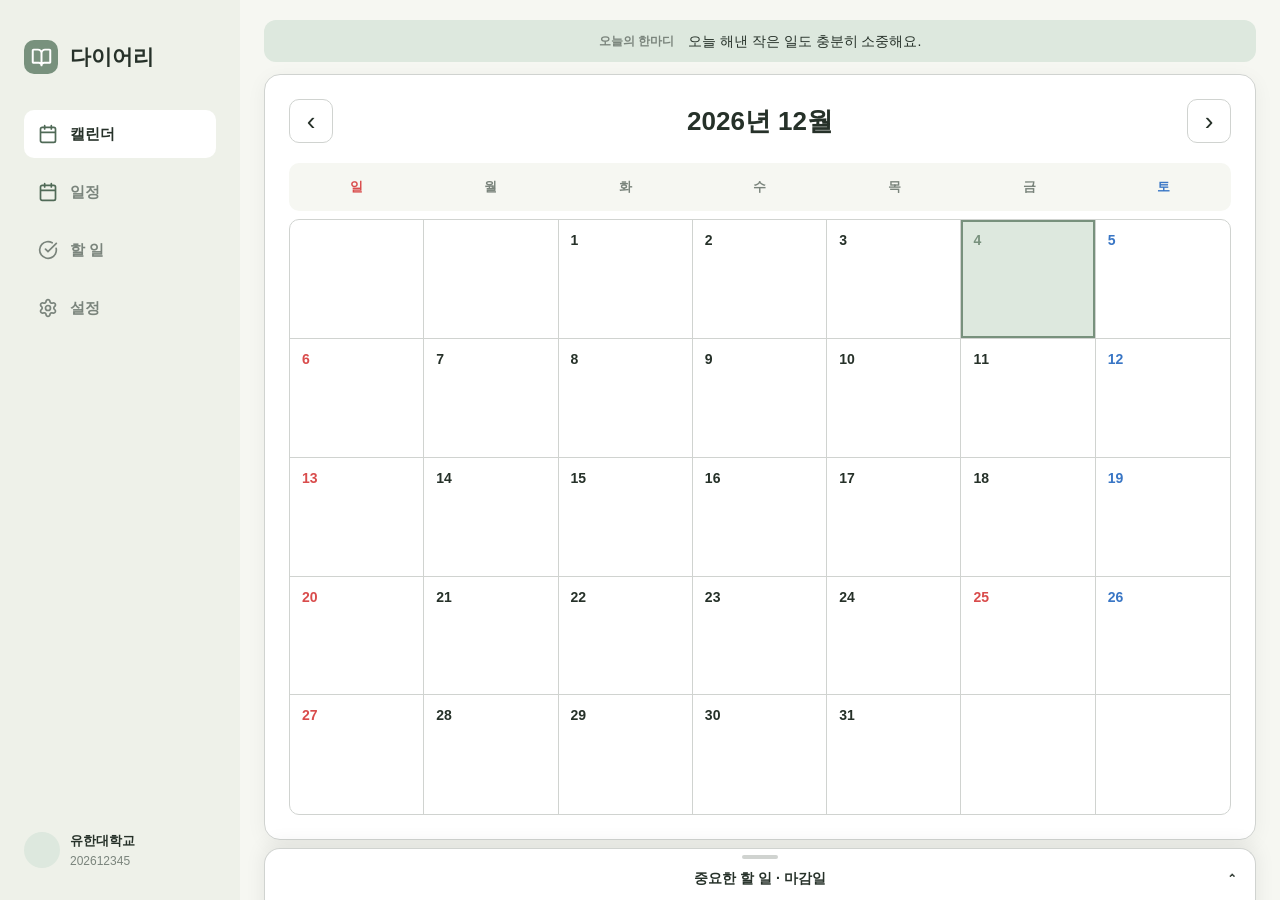
<file: index.html>
<!doctype html>
<html lang="ko">
  <head>
    <meta charset="UTF-8" />
    <meta name="viewport" content="width=device-width, initial-scale=1.0" />
    <title>다이어리 - 9조</title>
    <!-- 공통 css와 캘린더 css 불러오기 -->
    <link rel="stylesheet" href="./css/common.css" />
    <link rel="stylesheet" href="./css/calendar.css" />
  </head>
  <body>
    <!-- 전체 레이아웃 담당 -->
    <div class="app-layout">
      <!-- 왼쪽에 사이드바 -->
      <aside class="sidebar">
      <!-- 로고를 누르면 index.html로 이동 -->
      <a class="sidebar-brand" href="./index.html">
        <span class="brand-icon">
          <img src="./assets/images/book-open.svg" alt="">
        </span>
        <span class="brand-name">다이어리</span>
      </a>

      <!-- 사이드바 메뉴를 누르면 대응되는 페이지로 이동 -->
      <nav class="sidebar-nav">
        <a class="sidebar-link is-active" href="./index.html">
          <img class="sidebar-icon" src="./assets/images/calendar.svg" alt="">
          <span>캘린더</span>
        </a>
        <a class="sidebar-link" href="./schedule.html">
          <img class="sidebar-icon" src="./assets/images/calendar.svg" alt="">
          <span>일정</span>
        </a>
        <a class="sidebar-link" href="./todo.html">
          <img class="sidebar-icon" src="./assets/images/check-circle.svg" alt="">
          <span>할 일</span>
        </a>
        <a class="sidebar-link" href="./settings.html">
          <img class="sidebar-icon" src="./assets/images/settings.svg" alt="">
          <span>설정</span>
        </a>
      </nav>

      <!-- 사이드바 하단에 나의 이름과 학번 표시 -->
      <div class="sidebar-profile">
        <span class="profile-avatar"></span>
        <div>
          <strong id="my-name"></strong>
          <span id="my-stuid"></span>
        </div>
      </div>
    </aside>

      <!-- 오른쪽 캘린더 페이지 본문 영역 -->
      <main class="page-content" aria-label="캘린더 페이지">
        <!-- 날짜마다 새로 선택되는 짧은 응원 글귀 -->
        <aside class="daily-encouragement" aria-label="오늘의 응원">
          <span class="daily-encouragement-label">오늘의 한마디</span>
          <p id="daily-encouragement" aria-live="polite">오늘도 당신의 속도로, 한 걸음씩 나아가요.</p>
        </aside>
        <!-- 선택한 달의 날짜와 일정, 날짜별 메모를 보여주는 영역 -->
        <section class="month-calendar" aria-labelledby="calendar-month">
          <!-- 이전 달과 다음 달 이동 버튼, 현재 표시 중인 월 -->
          <header class="calendar-header">
            <button class="calendar-nav" id="previous-month" type="button" aria-label="이전 달">&#x2039;</button>
            <h1 id="calendar-month" class="calendar-month" aria-live="polite"></h1>
            <button class="calendar-nav" id="next-month" type="button" aria-label="다음 달">&#x203A;</button>
          </header>
          <!-- 메모를 불러오거나 저장하지 못했을 때 안내 문구 표시 -->
          <p id="calendar-save-status" class="calendar-save-status" role="status" hidden></p>
          <!-- 자바스크립트로 요일 이름을 추가할 영역 -->
          <div class="calendar-weekdays" aria-hidden="true"></div>
          <!-- 자바스크립트로 날짜 칸과 일정, 메모 입력창을 추가할 영역 -->
          <div class="calendar-days"></div>
        </section>
        <!-- 하단 바를 누르면 화면 중간까지 펼쳐지는 할 일 목록 -->
        <!-- 마감 목록을 펼쳤을 때 뒤쪽을 덮고 클릭하면 목록을 닫는 영역 -->
        <div class="deadline-backdrop" id="deadline-backdrop" hidden></div>
        <section class="deadline-panel" id="deadline-panel" aria-label="중요한 할 일과 마감일">
          <!-- 하단의 마감 목록을 펼치거나 접는 버튼 -->
          <button class="deadline-toggle" id="deadline-toggle" type="button" aria-expanded="false" aria-controls="deadline-content">
            <span class="deadline-handle" aria-hidden="true"></span>
            <span>중요한 할 일 · 마감일</span>
            <span class="deadline-arrow" aria-hidden="true">⌃</span>
          </button>
          <!-- 접혀 있을 때는 내부 요소를 조작하지 못하도록 inert 적용 -->
          <div class="deadline-content" id="deadline-content" inert>

          <p>마감이 가까운 순서로 표시합니다. 마감일이 없는 할 일은 마지막에 표시합니다.</p>
          <p id="deadline-message" role="status"></p>
          <!-- 자바스크립트로 일정과 남은 날짜를 추가할 목록 -->
          <ul id="deadline-list" class="deadline-list" aria-label="중요한 할 일과 남은 기한"></ul>
          </div>
        </section>
      </main>
    </div>
    <!-- 일정 저장 함수를 먼저 불러오고 화면에 필요한 js 실행 -->
    <script src="./js/storage.js"></script>
    <script src="./js/main.js"></script>
    <script src="./js/calendar.js"></script>
  </body>
</html>
</file>
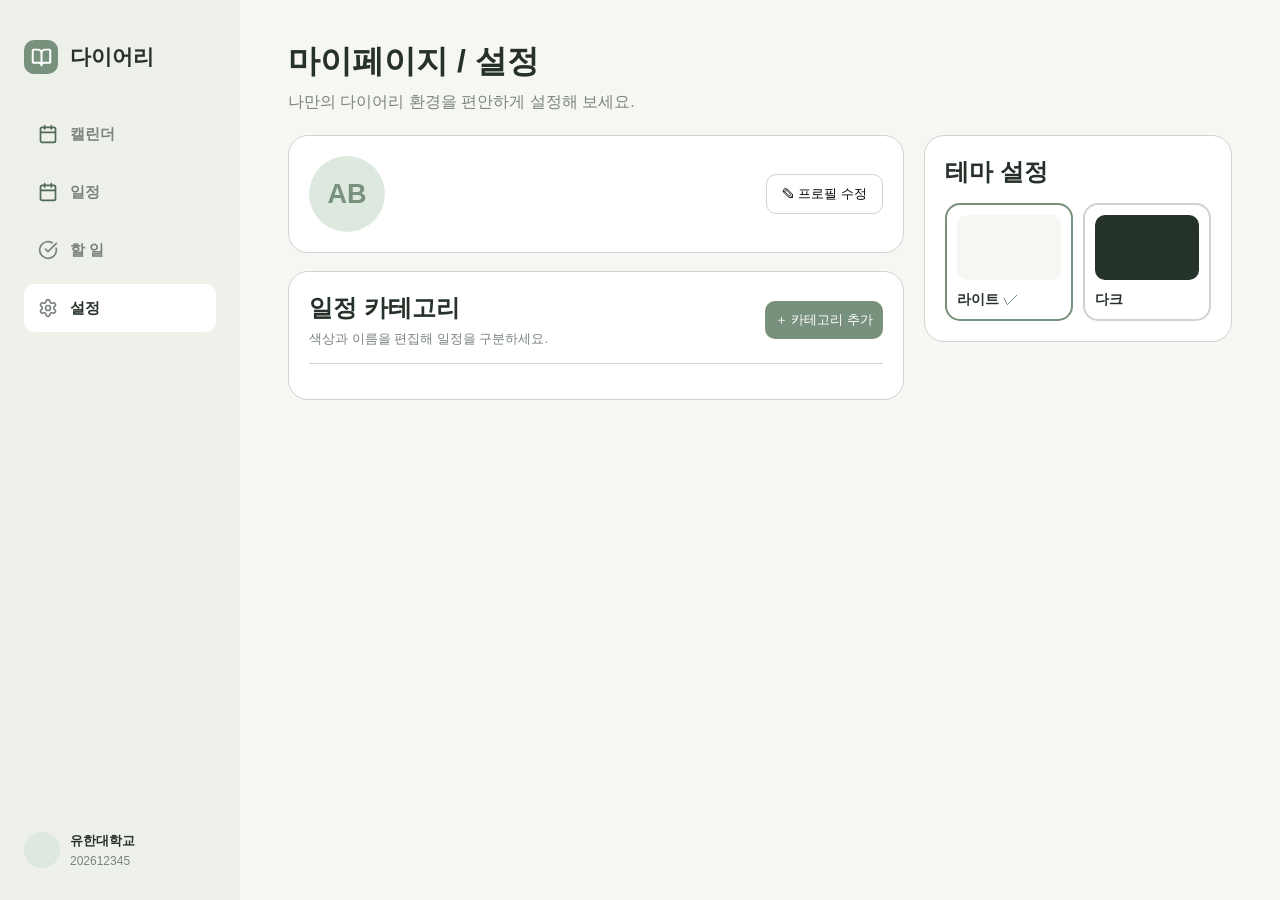
<file: settings.html>
<!DOCTYPE html>
<html lang="ko">
<head>
  <meta charset="UTF-8">
  <meta name="viewport" content="width=device-width, initial-scale=1.0">
  <title>다이어리 - 설정</title>
  <!-- 공용 css와 설정 css 불러오기 -->
  <link rel="stylesheet" href="./css/common.css">
  <link rel="stylesheet" href="./css/settings.css">
</head>
<body>
  <!-- 전체 레이아웃 담당 -->
  <div class="app-layout">
    <!-- 왼쪽에 사이드바 -->
    <aside class="sidebar">
      <!-- 로고를 누르면 index.html로 이동 -->
      <a class="sidebar-brand" href="./index.html">
        <span class="brand-icon">
          <img src="./assets/images/book-open.svg" alt="">
        </span>
        <span class="brand-name">다이어리</span>
      </a>
      <!-- 사이드바에 있는 메뉴버튼들 대응되는 페이지로 이동 -->
      <nav class="sidebar-nav">
        <a class="sidebar-link" href="./index.html">
          <img class="sidebar-icon" src="./assets/images/calendar.svg" alt="">
          <span>캘린더</span>
        </a>
        <a class="sidebar-link" href="./schedule.html">
          <img class="sidebar-icon" src="./assets/images/calendar.svg" alt="">
          <span>일정</span>
        </a>
        <a class="sidebar-link" href="./todo.html">
          <img class="sidebar-icon" src="./assets/images/check-circle.svg" alt="">
          <span>할 일</span>
        </a>
        <a class="sidebar-link is-active" href="./settings.html">
          <img class="sidebar-icon" src="./assets/images/settings.svg" alt="">
          <span>설정</span>
        </a>
      </nav>
      <!-- 사이드바 하단에 나의 프로필 표시 -->
      <div class="sidebar-profile">
        <span class="profile-avatar"></span>
        <div>
          <strong id="my-name"></strong>
          <span id="my-stuid"></span>
        </div>
      </div>
    </aside>
    <!-- 본문 설정 페이지 -->
    <main class="settings-page">
      <!-- 본문영역중 상단을 차지하는 타이틀 영역 -->
      <header class="page-header">
        <h1>마이페이지 / 설정</h1>
        <p>나만의 다이어리 환경을 편안하게 설정해 보세요.</p>
      </header>
      <!-- 오른쪽과 왼쫄을 나누기 위한 그리드 -->
      <div class="settings-grid">
        <div class="settings-left">
          <!-- 내 프로필 -->
          <section class="card profile-card">
            <div class="profile-large" id="profile-avatar">AB</div>
            <div class="profile-info">
              <h2 id="profile-title"></h2>
              <p id="profile-stuid"></p>
              <span id="created-at"></span>
            </div>
            <!-- 자바스크립트 프로필수정 함수 실행 -->
            <button class="outline-button" onclick="editProfile()" id="edit-profile" type="button">
              <span>✎</span> 프로필 수정
            </button>
          </section>
          <!-- 일정 카테고리 -->
          <section class="card category-card">
            <div class="section-title-row">
              <div>
                <h2>일정 카테고리</h2>
                <p>색상과 이름을 편집해 일정을 구분하세요.</p>
              </div>
              <button class="soft-button" id="add-category" onclick="addCategory()" type="button">
                <span>＋</span> 카테고리 추가
              </button>
            </div>
            <ul class="category-list" id="category-list">
              <!-- js로 리스트 추가 -->
            </ul>
          </section>
        </div>
        <!-- 테마 설정 -->
        <div class="settings-right">
          <section class="card theme-card">
            <h2>테마 설정</h2>
            <div class="theme-options">
              <label class="theme-option">
                <input type="radio" name="theme" value="light" checked>
                <span class="theme-preview light"></span>
                <span class="theme-name">라이트</span>
                <span class="theme-check">✓</span>
              </label>
              <label class="theme-option">
                <input type="radio" name="theme" value="dark">
                <span class="theme-preview dark"></span>
                <span class="theme-name">다크</span>
                <span class="theme-check">✓</span>
              </label>
            </div>
          </section>
        </div>
      </div>
    </main>
  </div>
  <script src="./js/main.js"></script>
  <script src="./js/storage.js"></script>
  <script src="./js/settings.js"></script>
</body>
</html>
</file>
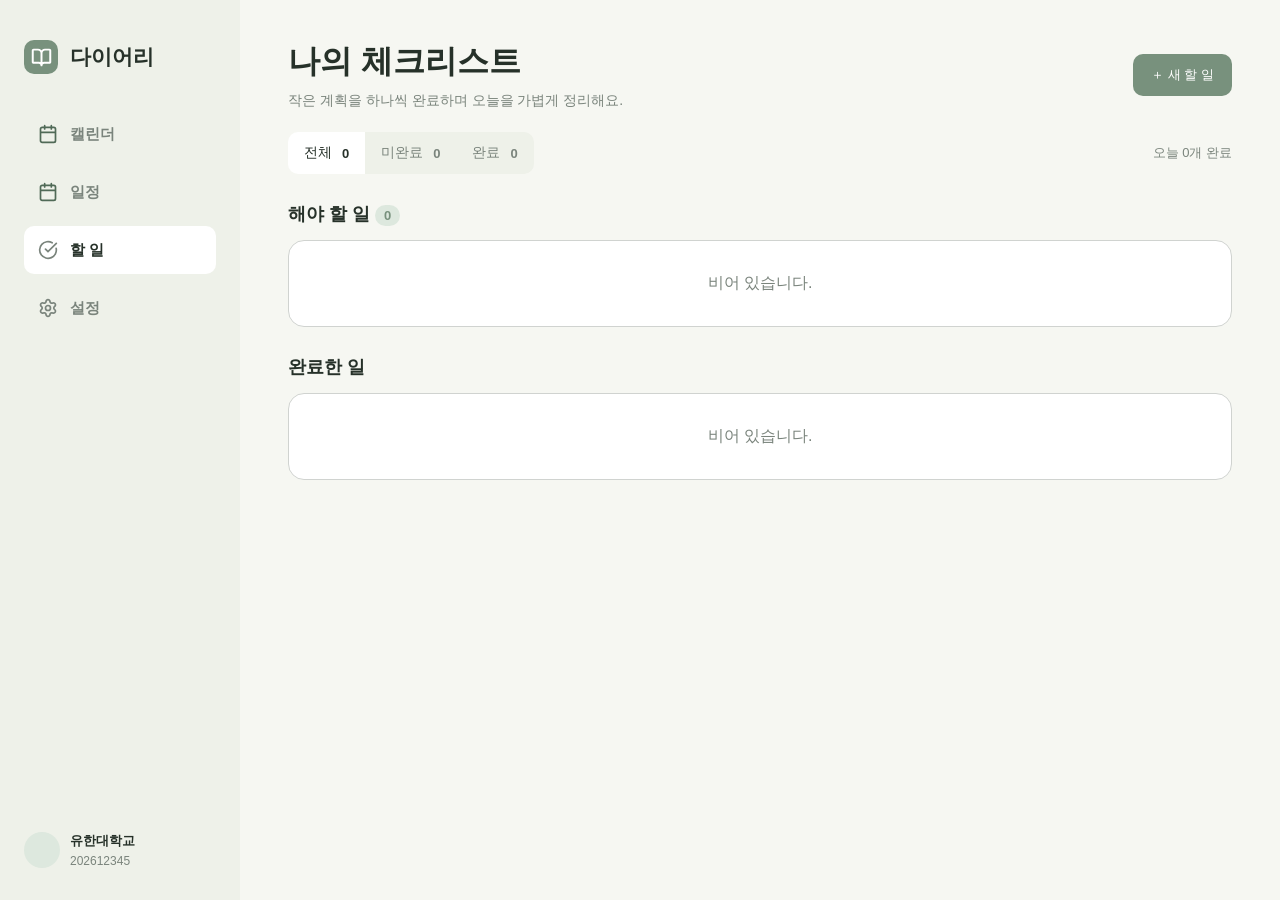
<file: todo.html>
<!DOCTYPE html>
<html lang="ko">
<head>
  <meta charset="UTF-8">
  <meta name="viewport" content="width=device-width, initial-scale=1.0">
  <title>다이어리 - 할 일</title>
  <!-- 공통 css와 할일 css 불러오기 -->
  <link rel="stylesheet" href="./css/common.css">
  <link rel="stylesheet" href="./css/todo.css">
</head>
<body>
  <!-- 전체 레이아웃 담당 -->
  <div class="app-layout">
    <!-- 왼쪽에 사이드바 -->
    <aside class="sidebar">
      <!-- 로고를 누르면 index.html로 이동 -->
      <a class="sidebar-brand" href="./index.html">
        <span class="brand-icon">
          <img src="./assets/images/book-open.svg" alt="">
        </span>
        <span class="brand-name">다이어리</span>
      </a>
      <!-- 사이드바에 있는 메뉴버튼들 대응되는 페이지로 이동 -->
      <nav class="sidebar-nav">
        <a class="sidebar-link" href="./index.html">
          <img class="sidebar-icon" src="./assets/images/calendar.svg" alt="">
          <span>캘린더</span>
        </a>
        <a class="sidebar-link" href="./schedule.html">
          <img class="sidebar-icon" src="./assets/images/calendar.svg" alt="">
          <span>일정</span>
        </a>
        <a class="sidebar-link is-active" href="./todo.html">
          <img class="sidebar-icon" src="./assets/images/check-circle.svg" alt="">
          <span>할 일</span>
        </a>
        <a class="sidebar-link" href="./settings.html">
          <img class="sidebar-icon" src="./assets/images/settings.svg" alt="">
          <span>설정</span>
        </a>
      </nav>

      <!-- 사이드바 하단에 나의 프로필 표시 -->
      <div class="sidebar-profile">
        <span class="profile-avatar"></span>
        <div>
          <strong id="my-name"></strong>
          <span id="my-stuid"></span>
        </div>
      </div>
    </aside>
    <!-- 오른쪽에 나오는 본문 영역 -->
    <main class="todo-page">
      <!-- 본문영역중 상단을 차지하는 타이틀 영역 -->
      <header class="todo-header">
        <div>
          <h1>나의 체크리스트</h1>
          <p>작은 계획을 하나씩 완료하며 오늘을 가볍게 정리해요.</p>
        </div>
        <!-- 할일을 추가해주는 버튼 -->
        <button class="add-button" id="add-todo" type="button">
          ＋ 새 할 일
        </button>
      </header>
      <!-- 할일 목록의 갯수 표시와 필터링을 하는 버튼들 -->
      <div class="todo-stats">
        <!-- 클릭시 filterView 함수를 실행 -->
        <div class="stat is-active" onclick="filterView('all', this)">
          <span>전체</span>
          <strong id="total-count">0</strong>
        </div>

        <div class="stat" onclick="filterView('incomplete', this)">
          <span>미완료</span>
          <strong id="active-count">0</strong>
        </div>

        <div class="stat" onclick="filterView('completed', this)">
          <span>완료</span>
          <strong id="completed-count">0</strong>
        </div>

        <p id="today-count">오늘 0개 완료</p>
      </div>
      <!-- 해야할 일 영역구분 -->
      <section class="todo-section">
        <!-- 영억 이름과 갯수 표시 -->
        <h2>해야 할 일 <span id="active-title-count">0</span></h2>
        <!-- 자바스크립트로 할일을 추가할 영역 -->
        <ul class="todo-list" id="active-list"></ul>
      </section>
      <!-- 완료한 일 영역구분 -->
      <section class="todo-section">
        <!-- 영역 이름 표시 -->
        <h2>완료한 일</h2>
        <!-- 자바스크립트로 한일을 추가할 영역 -->
        <ul class="todo-list" id="completed-list"></ul>
      </section>
    </main>
  </div>
  <!-- 공용js 저장js 할일js를 불러오기 -->
  <script src="./js/main.js"></script>
  <script src="./js/storage.js"></script>
  <script src="./js/todo.js"></script>
</body>
</html>
</file>
<file: css/common.css>
/* 모든 요소의 기본 여백을 없애고 테두리까지 크기 계산에 포함 */
* {
  margin: 0;
  padding: 0;
  box-sizing: border-box;
}

/* 라이트 테마에서 공통으로 사용할 배경과 글자, 강조 색상 정의 */
:root {
  --bg: #F6F7F2;
  --sidebar: #EEF1E9;
  --card: #FFFFFF;
  --text: #263129;
  --text-muted: #7A847C;
  --primary: #78917D;
  --primary-light: #DDE8DE;
  --border: #D0D3D0;
}

/* 전체 페이지의 기본 글꼴과 배경색, 최소 높이 지정 */
body {
  min-height: 100vh;
  font-family: Arial, sans-serif;
  color: var(--text);
  background: var(--bg);
}

/* 링크는 주변 글자색을 따르고 기본 밑줄 제거 */
a {
  color: inherit;
  text-decoration: none;
}

/* 전체 배치 */

.app-layout {
  display: flex;
  min-height: 100vh;
}

/* 사이드바 */

.sidebar {
  width: 240px;
  min-height: 100vh;
  padding: 40px 24px 32px;
  background: var(--sidebar);
  display: flex;
  flex-direction: column;
}

/* 로고 아이콘과 다이어리 이름을 가로로 배치 */
.sidebar-brand {
  display: flex;
  align-items: center;
  gap: 12px;
  margin-bottom: 36px;
}

/* 로고 아이콘을 둥근 사각형 안의 가운데에 배치 */
.brand-icon {
  width: 34px;
  height: 34px;
  background: var(--primary);
  border-radius: 10px;
  display: flex;
  align-items: center;
  justify-content: center;
}

/* 로고 이미지 크기 지정 */
.brand-icon img {
  width: 21px;
  height: 21px;
}

/* 다이어리 이름의 글자 크기와 굵기 지정 */
.brand-name {
  font-size: 21px;
  font-weight: bold;
}

/* 메뉴 */

.sidebar-nav {
  display: flex;
  flex-direction: column;
  gap: 10px;
}

/* 메뉴 아이콘과 이름을 가로로 배치하고 클릭 영역에 여백 추가 */
.sidebar-link {
  display: flex;
  align-items: center;
  gap: 12px;
  padding: 14px;
  border-radius: 10px;
  color: var(--text-muted);
  font-size: 15px;
  font-weight: bold;
}

/* 마우스를 올린 사이드바 메뉴의 배경 강조 */
.sidebar-link:hover {
  background: white;
}

/* 현재 페이지에 해당하는 메뉴를 활성 상태로 표시 */
.sidebar-link.is-active,
.sidebar-link.active {
  background: white;
  color: var(--text);
}

/* 사이드바 메뉴 아이콘의 크기를 동일하게 지정 */
.sidebar-icon {
  width: 20px;
  height: 20px;
}

/* 프로필 */

.sidebar-profile {
  display: flex;
  align-items: center;
  gap: 10px;
  margin-top: auto;
}

/* 프로필 사진 대신 사용할 원형 배경 표시 */
.profile-avatar {
  width: 36px;
  height: 36px;
  border-radius: 50%;
  background: var(--primary-light);
}

/* 프로필 이름과 학번을 각각 한 줄씩 표시 */
.sidebar-profile strong,
/* 프로필 보조 글자를 작은 크기와 흐린 색으로 표시 */
.sidebar-profile span {
  display: block;
}

/* 프로필 이름의 글자 크기와 아래 여백 지정 */
.sidebar-profile strong {
  font-size: 13px;
  margin-bottom: 4px;
}

.sidebar-profile span {
  color: var(--text-muted);
  font-size: 12px;
}

/* 다크 테마에서는 공통 색상 변수를 어두운 배경에 맞게 변경 */
[data-theme="dark"] {
  --bg: #020617;
  --sidebar: #0F172A;
  --card: #1E293B;
  --text: #F8FAFC;
  --text-muted: #94A3B8;
  --primary: #10B981;
  --primary-light: #064E3B;
  --border: #334155;
}

/* 다크 테마에서 마우스를 올린 메뉴의 배경과 글자 강조 */
[data-theme="dark"] .sidebar-link:hover {
  background: #1E293B;
  color: #10B981;
}

/* 다크 모드에서만 적용 */
[data-theme="dark"] .sidebar-link.is-active {
  background: var(--primary-light);
  color: var(--primary);
}

/* 다크 테마에서 프로필 수정 버튼의 배경과 글자색 변경 */
[data-theme="dark"] .outline-button {
  background: var(--card);
  color: var(--text);
  border: 1px solid var(--border);
}

/* 다크 테마의 카테고리 추가 버튼에 강조색 적용 */
[data-theme="dark"] .soft-button {
  background: var(--primary);
}

/* 다크 테마의 아이콘 버튼을 기본 글자색으로 표시 */
[data-theme="dark"] .icon-button {
  color: var(--text);
}

/* 다크 테마의 삭제 버튼을 붉은색으로 구분 */
[data-theme="dark"] .icon-button.delete {
  color: #FB7185;
}

/* 어두운 배경에서도 아이콘이 보이도록 밝게 변환 */
[data-theme="dark"] .sidebar-icon {
  filter: brightness(0) invert(1);
  opacity: 0.75;
}

/* 다크 테마 미리보기의 배경색 지정 */
[data-theme="dark"] .theme-preview.dark {
  background: #0F172A;
}
</file>
<file: css/calendar.css>
/* 캘린더의 주말과 마감 임박 표시에서 사용할 색상 정의 */
:root {
    --calendar-sunday: #d94c4c;
    --calendar-saturday: #3976c5;
    --deadline-urgent-bg: #fce7df;
    --deadline-urgent-text: #9b3825;
}

/* 다크 테마에서는 주말과 마감 강조 색상을 밝게 변경 */
[data-theme="dark"] {
    --calendar-sunday: #fda4af;
    --calendar-saturday: #93c5fd;
    --deadline-urgent-bg: #4c222a;
    --deadline-urgent-text: #fecdd3;
}

/* 레이아웃 */
/* 달력 화면의 최소 너비와 화면 높이를 기준으로 전체 크기 지정 */
.app-layout { min-width: 1100px; height: 100dvh; min-height: 0; }
/* 사이드바 너비가 줄어들지 않도록 하고 내용이 넘치면 스크롤 표시 */
.sidebar { flex-shrink: 0; min-height: 0; overflow-y: auto; }
/* 달력 본문을 세로로 배치하고 하단 마감 바가 차지할 여백 확보 */
.page-content {
    display: flex;
    flex: 1;
    flex-direction: column;
    min-width: 0;
    min-height: 0;
    gap: 12px;
    padding: 20px 24px 60px;
    background: var(--bg);
}

/* 응원 메시지 */
.daily-encouragement {
    display: flex;
    flex-shrink: 0;
    align-items: center;
    justify-content: center;
    flex-wrap: wrap;
    gap: 4px 14px;
    padding: 10px 16px;
    border-radius: 12px;
    background: var(--primary-light);
    color: var(--text);
    text-align: center;
}
/* 응원 영역의 작은 제목과 실제 응원 문구의 글자 모양 지정 */
.daily-encouragement-label { color: var(--text-muted); font-size: 12px; font-weight: 700; }
.daily-encouragement p { font-size: 14px; line-height: 1.6; word-break: keep-all; }

/* 달력 */
.month-calendar {
    display: flex;
    flex: 1;
    flex-direction: column;
    min-height: 0;
    padding: 24px;
    border: 1px solid var(--border);
    border-radius: 16px;
    background: var(--card);
    box-shadow: 0 4px 20px rgb(0 0 0 / 5%);
    overflow: hidden;
}
/* 월 제목을 가운데에 두고 양옆에 이동 버튼 배치 */
.calendar-header {
    display: grid;
    flex-shrink: 0;
    grid-template-columns: 44px 1fr 44px;
    align-items: center;
    margin-bottom: 20px;
}
/* 현재 표시 중인 월 제목을 가운데 정렬 */
.calendar-month { margin: 0; color: var(--text); font-size: 26px; font-weight: 700; text-align: center; }
/* 이전 달과 다음 달 이동 버튼의 크기와 모양 지정 */
.calendar-nav {
    width: 44px;
    height: 44px;
    border: 1px solid var(--border);
    border-radius: 10px;
    background: var(--card);
    color: var(--text);
    font: inherit;
    font-size: 26px;
    cursor: pointer;
}
/* 마우스를 올리거나 키보드로 선택한 월 이동 버튼 강조 */
.calendar-nav:hover, .calendar-nav:focus-visible {
    border-color: var(--primary);
    background: var(--primary-light);
    outline: none;
}

/* 날짜 그리드 */
.calendar-weekdays, .calendar-days {
    display: grid;
    grid-template-columns: repeat(7, minmax(0, 1fr));
    text-align: center;
}
/* 요일 이름 줄의 배경과 아래 여백 지정 */
.calendar-weekdays {
    flex-shrink: 0;
    margin-bottom: 8px;
    border-radius: 10px;
    background: var(--bg);
}
/* 각 요일 이름을 칸 가운데에 배치 */
.calendar-weekday {
    display: grid;
    place-items: center;
    min-height: 48px;
    color: var(--text-muted);
    font-size: 13px;
    font-weight: 700;
}
/* 날짜 행의 높이를 균등하게 나누고 바깥 테두리 표시 */
.calendar-days {
    flex: 1;
    grid-auto-rows: minmax(0, 1fr);
    min-height: 0;
    border: 1px solid var(--border);
    border-radius: 10px;
    overflow: hidden;
}
/* 날짜 칸과 빈 칸에 같은 구분선 적용 */
.calendar-day, .calendar-empty {
    min-width: 0;
    min-height: 0;
    border-right: 1px solid var(--border);
    border-bottom: 1px solid var(--border);
}
/* 마지막 열의 오른쪽 선과 마지막 행의 아래 선은 제거해 테두리 중복 방지 */
.calendar-day:nth-child(7n), .calendar-empty:nth-child(7n) { border-right: 0; }
.calendar-days > :nth-last-child(-n+7) { border-bottom: 0; }

/* 날짜 숫자와 일정, 메모를 한 칸 안에 세로로 배치 */
.calendar-day {
    display: flex;
    flex-direction: column;
    gap: 8px;
    padding: 12px;
}
/* 날짜 숫자를 칸 왼쪽 위에 표시 */
.calendar-date { align-self: flex-start; color: var(--text); font-size: 14px; font-weight: 600; }
/* 오늘 날짜 칸에 배경색과 안쪽 테두리를 넣어 강조 */
.calendar-day.is-today { background: var(--primary-light); box-shadow: inset 0 0 0 2px var(--primary); }
.calendar-day.is-today .calendar-date { color: var(--primary); font-weight: 800; }

/* 일요일과 공휴일의 날짜를 붉은색으로 표시 */
.calendar-weekday.is-sunday,
.calendar-day.is-sunday .calendar-date,
.calendar-day.is-holiday .calendar-date { color: var(--calendar-sunday); }

/* 토요일의 요일 이름과 날짜를 파란색으로 표시 */
.calendar-weekday.is-saturday,
.calendar-day.is-saturday .calendar-date { color: var(--calendar-saturday); }

/* 할 일 입력 */
.calendar-todo-input {
    flex: 1;
    width: 100%;
    min-height: 0;
    padding: 2px;
    border: 0;
    background: transparent;
    color: var(--text);
    font: inherit;
    font-size: 12px;
    line-height: 1.4;
    resize: none;
}
/* 메모 입력 안내 문구를 작고 흐린 색으로 표시 */
.calendar-todo-input::placeholder { color: var(--text-muted); font-size: 11px; }
/* 키보드로 선택한 메모 입력창의 테두리 표시 */
.calendar-todo-input:focus-visible { outline: 1px solid var(--primary); }
/* 메모 저장 상태 안내 문구의 크기와 여백 지정 */
.calendar-save-status { flex-shrink: 0; margin-bottom: 6px; color: var(--text-muted); font-size: 12px; }

/* 마감 패널 */
.deadline-panel {
    position: fixed;
    z-index: 30;
    left: 264px;
    right: 24px;
    bottom: 0;
    display: flex;
    flex-direction: column;
    height: 50dvh;
    max-height: 560px;
    border: 1px solid var(--border);
    border-bottom: 0;
    border-radius: 16px 16px 0 0;
    background: var(--card);
    box-shadow: 0 -4px 20px rgb(0 0 0 / 8%);
    transform: translateY(calc(100% - 52px));
    transition: transform 280ms ease;
}
/* 마감 패널이 열리면 화면 안으로 완전히 올림 */
.deadline-panel.is-open { transform: translateY(0); }
/* 패널 상단의 펼침 버튼을 고정 높이로 표시 */
.deadline-toggle {
    position: relative;
    flex: 0 0 52px;
    width: 100%;
    padding: 15px 24px 8px;
    border: 0;
    border-radius: 16px 16px 0 0;
    background: transparent;
    color: var(--text);
    font: inherit;
    font-size: 14px;
    font-weight: 700;
    cursor: pointer;
}
/* 키보드로 선택한 마감 패널 버튼에 테두리 표시 */
.deadline-toggle:focus-visible { outline: 2px solid var(--primary); outline-offset: -4px; }
/* 패널을 펼칠 수 있음을 보여주는 짧은 막대 표시 */
.deadline-handle { position: absolute; top: 6px; left: calc(50% - 18px); width: 36px; height: 4px; border-radius: 4px; background: var(--border); }
/* 펼침 버튼 오른쪽의 화살표 위치와 회전 효과 지정 */
.deadline-arrow { position: absolute; right: 20px; transition: transform 280ms ease; }
/* 패널이 열리면 화살표 방향을 반대로 회전 */
.deadline-panel.is-open .deadline-arrow { transform: rotate(180deg); }
/* 접힌 패널의 내용은 숨기고 펼쳤을 때 넘치는 목록은 스크롤 처리 */
.deadline-content { flex: 1; min-height: 0; overflow-y: auto; padding: 0 20px 20px; visibility: hidden; }
/* 패널이 열린 상태에서만 내부 목록 표시 */
.deadline-panel.is-open .deadline-content { visibility: visible; }
/* 열린 패널 뒤에 반투명 배경을 덮어 바깥 클릭 영역 확보 */
.deadline-backdrop { position: fixed; inset: 0; z-index: 20; background: rgb(0 0 0 / 18%); }

/* 마감 목록 */
/* 마감 목록 안내 문구의 여백과 글자색 지정 */
.deadline-panel p { margin-top: 8px; color: var(--text-muted); font-size: 13px; }
/* 화면 너비에 맞춰 마감 항목을 여러 열로 배치 */
.deadline-list { display: grid; grid-template-columns: repeat(auto-fit, minmax(240px, 1fr)); gap: 10px; margin-top: 14px; list-style: none; }
/* 일정 정보와 남은 날짜 배지를 가로로 배치 */
.deadline-item { display: flex; align-items: center; gap: 10px; min-width: 0; padding: 12px; border-radius: 10px; background: var(--bg); }
/* 일정 정보 영역이 배지를 제외한 나머지 공간을 사용 */
.deadline-info { flex: 1; min-width: 0; }
/* 긴 일정 제목도 영역 안에서 줄바꿈해 표시 */
.deadline-info strong { display: block; font-size: 14px; overflow-wrap: anywhere; }
/* 일정 날짜와 카테고리를 보조 글자로 표시 */
.deadline-info small { display: block; margin-top: 5px; color: var(--text-muted); }
/* 남은 날짜 배지의 크기를 유지하고 배경색으로 구분 */
.deadline-badge { flex-shrink: 0; padding: 6px 8px; border-radius: 6px; background: var(--primary-light); font-size: 12px; font-weight: 700; }
/* 오늘부터 3일 이내인 일정에 마감 임박 색상 적용 */
.deadline-badge.is-urgent { background: var(--deadline-urgent-bg); color: var(--deadline-urgent-text); }
/* 등록된 일정이 없을 때 안내 문구 표시 */
.deadline-empty { color: var(--text-muted); font-size: 13px; }

/* 동작 줄이기 설정을 사용하면 패널 이동과 화살표 회전 효과 제거 */
@media (prefers-reduced-motion: reduce) {
    .deadline-panel, .deadline-arrow { transition: none; }
}


/* 날짜 칸의 일정을 세로로 나열하고 넘치면 스크롤 표시 */
.calendar-schedules {
    display: flex;
    flex-direction: column;
    gap: 3px;
    min-height: 0;
    overflow-y: auto;
}

/* 달력의 일정에 강조색을 넣고 긴 제목은 말줄임표로 표시 */
.calendar-event {
    flex-shrink: 0;
    padding: 5px 7px;
    border-radius: 4px;
    background: var(--primary);
    color: white;
    font-size: 11px;
    font-weight: 600;
    text-align: left;
    white-space: nowrap;
    overflow: hidden;
    text-overflow: ellipsis;
}
</file>
<file: css/settings.css>
/* 설정 페이지가 남은 공간을 채우고 본문 여백과 배경 지정 */
.settings-page {
  flex: 1;
  padding: 40px 48px;
  background: var(--bg);
}

/* 설정 페이지 제목 영역 아래에 여백 추가 */
.page-header {
  margin: 0 0 22px;
}

/* 설정 페이지 제목의 글자 크기와 굵기 지정 */
.page-header h1 {
  font-size: 32px;
  font-weight: 700;
  margin-bottom: 8px;
}

/* 설정 안내 문구를 보조 글자색으로 표시 */
.page-header p {
  color: var(--text-muted);
}

/* 전체 배치 */

/* 프로필과 카테고리 영역을 테마 영역보다 두 배 넓게 배치 */
.settings-grid {
  margin: auto;
  display: grid;
  grid-template-columns: 2fr 1fr;
  gap: 20px;
}

/* 각 열 안의 설정 카드를 세로로 배치하고 간격 지정 */
.settings-left,
.settings-right {
  display: flex;
  flex-direction: column;
  gap: 18px;
}

/* 설정 카드에 공통 여백과 배경, 테두리, 둥근 모서리 적용 */
.card {
  padding: 20px;
  background: var(--card);
  border: 1px solid var(--border);
  border-radius: 20px;
}

/* 프로필 */

/* 프로필 아바타와 정보, 수정 버튼을 가로로 배치 */
.profile-card {
  display: flex;
  align-items: center;
  gap: 20px;
}

/* 이름 앞 두 글자를 보여줄 원형 아바타를 만들고 글자를 가운데 배치 */
.profile-large {
  width: 76px;
  height: 76px;
  border-radius: 50%;
  background: var(--primary-light);
  color: var(--primary);
  display: flex;
  align-items: center;
  justify-content: center;
  font-size: 27px;
  font-weight: bold;
}

/* 프로필 이름 아래에 여백 추가 */
.profile-info h2 {
  margin-bottom: 7px;
}

/* 학번을 보조 글자색으로 표시하고 아래 여백 추가 */
.profile-info p {
  color: var(--text-muted);
  font-size: 14px;
  margin-bottom: 8px;
}

/* 기록 시작일을 작은 글자와 강조색으로 표시 */
.profile-info span {
  font-size: 13px;
  color: var(--primary);
}

/* 프로필 수정 버튼을 오른쪽 끝에 배치하고 테두리 표시 */
.outline-button {
  margin-left: auto;
  padding: 10px 15px;
  background: white;
  border: 1px solid var(--border);
  border-radius: 10px;
  cursor: pointer;
}

/* 카테고리 */

/* 카테고리 제목과 추가 버튼을 양끝에 배치하고 아래 구분선 표시 */
.section-title-row {
  display: flex;
  justify-content: space-between;
  align-items: center;
  padding-bottom: 15px;
  border-bottom: 1px solid var(--border);
}

/* 카테고리 안내 문구의 크기와 여백 지정 */
.section-title-row p {
  color: var(--text-muted);
  font-size: 13px;
  margin-top: 6px;
}

/* 카테고리 추가 버튼에 강조색 배경과 흰색 글자 적용 */
.soft-button {
  padding: 10px;
  background: var(--primary);
  color: white;
  border: none;
  border-radius: 10px;
  cursor: pointer;
}

/* 카테고리 목록의 기본 점을 없애고 위쪽 여백 추가 */
.category-list {
  list-style: none;
  margin-top: 15px;
}

/* 카테고리 색상과 이름, 일정 개수, 버튼을 한 줄로 배치 */
.category-list li {
  display: flex;
  align-items: center;
  padding: 8px 0;
}

/* 카테고리를 구분하는 원형 색상 점의 크기 지정 */
.category-dot {
  width: 12px;
  height: 12px;
  border-radius: 50%;
  margin-right: 12px;
}

/* 카테고리별 일정 개수를 오른쪽으로 밀어 표시 */
.category-count {
  margin-left: auto;
  color: var(--text-muted);
  font-size: 13px;
}

/* 수정과 삭제 아이콘 버튼의 기본 배경과 테두리 제거 */
.icon-button {
  margin-left: 8px;
  border: none;
  background: none;
  cursor: pointer;
}

/* 카테고리 삭제 버튼을 붉은색으로 표시 */
.icon-button.delete {
  color: #b46a67;
}

/* 테마 */

/* 테마 제목과 선택 영역 사이에 여백 추가 */
.theme-card h2 {
  margin-bottom: 15px;
}

/* 라이트와 다크 테마 선택 항목을 가로로 배치 */
.theme-options {
  display: flex;
  gap: 10px;
}

/* 테마 선택 항목의 너비를 균등하게 나누고 테두리 적용 */
.theme-option {
  flex: 1;
  padding: 10px;
  border: 2px solid var(--border);
  border-radius: 15px;
  cursor: pointer;
}

/* 기본 라디오 버튼은 숨기고 카드 모양으로 선택 상태 표시 */
.theme-option input {
  display: none;
}

/* 테마 색상을 보여주는 미리보기 영역의 크기 지정 */
.theme-preview {
  display: block;
  height: 65px;
  border-radius: 10px;
  margin-bottom: 10px;
}

/* 라이트 테마의 밝은 배경색 미리보기 */
.theme-preview.light {
  background: #F6F7F2;
}

/* 다크 테마의 어두운 배경색 미리보기 */
.theme-preview.dark {
  background: #243229;
}

/* 테마 이름을 굵은 글자로 표시 */
.theme-name {
  font-size: 14px;
  font-weight: bold;
}

/* 선택 표시를 기본 상태에서는 숨김 */
.theme-check {
  display: none;
}

/* 체크된 라디오 버튼이 있는 테마 카드의 테두리 강조 */
.theme-option:has(input:checked) {
  border-color: var(--primary);
}

/* 선택한 테마 카드에만 체크 표시 보이기 */
.theme-option:has(input:checked) .theme-check {
  display: inline;
  color: var(--primary);
}

.icon-button {
  color: var(--text);
}
</file>
<file: css/todo.css>
/* 할 일 페이지가 사이드바를 제외한 공간을 차지하고 본문 여백 지정 */
.todo-page {
  flex: 1;
  padding: 40px 48px;
  background: var(--bg);
  color: var(--text);
}

/* 체크리스트 제목과 새 할 일 버튼을 양끝에 배치 */
.todo-header {
  display: flex;
  justify-content: space-between;
  align-items: center;
  margin-bottom: 22px;
}

/* 체크리스트 제목의 글자 크기와 굵기 지정 */
.todo-header h1 {
  font-size: 32px;
  font-weight: 700;
  margin-bottom: 8px;
}

/* 제목 아래 설명 문구의 글자색과 크기 지정 */
.todo-header p {
  color: var(--text-muted);
  font-size: 14px;
}

/* 새 할 일 버튼에 강조색과 둥근 모서리 적용 */
.add-button {
  background: var(--primary);
  color: white;
  border: none;
  border-radius: 10px;
  padding: 12px 18px;
  cursor: pointer;
}

/* 새 할 일 버튼에 마우스를 올리면 투명도 변경 */
.add-button:hover {
  opacity: 0.85;
}

/* 전체, 미완료, 완료 필터와 오늘 완료 개수를 가로로 배치 */
.todo-stats {
  display: flex;
  align-items: center;
  gap: 0;
  margin-bottom: 28px;
}

/* 할 일 개수와 필터 이름을 나란히 표시하고 클릭 모양 적용 */
.stat {
  display: flex;
  cursor: pointer;
  gap: 10px;
  align-items: center;
  background: var(--sidebar);
  padding: 12px 16px;
  font-size: 14px;
  color: var(--text-muted);
}

/* 목록이 비어 있을 때 안내 문구를 가운데 표시 */
.empty-message {
  padding: 20px;
  text-align: center;
  color: var(--text-muted);
  list-style: none;
}

/* 전체 필터의 왼쪽 모서리를 둥글게 하고 배경과 글자색 지정 */
.stat:first-child {
  background: var(--card);
  border-radius: 10px 0 0 10px;
  color: var(--text);
}

/* 완료 필터의 오른쪽 모서리를 둥글게 처리 */
.stat:nth-child(3) {
  border-radius: 0 10px 10px 0;
} 

/* 각 필터에 표시되는 할 일 개수의 글자 크기 지정 */
.stat strong {
  font-size: 13px;
}

/* 오늘 완료한 할 일 개수를 오른쪽 끝에 표시 */
#today-count {
  margin-left: auto;
  color: var(--text-muted);
  font-size: 13px;
}

/* 해야 할 일과 완료한 일 영역 사이에 여백 추가 */
.todo-section {
  margin-bottom: 28px;
}

/* 각 목록 제목의 글자 크기와 아래 여백 지정 */
.todo-section h2 {
  font-size: 18px;
  margin-bottom: 14px;
}

/* 해야 할 일 제목 옆에 개수를 둥근 배지로 표시 */
#active-title-count {
  display: inline-block;
  background: var(--primary-light);
  color: var(--primary);
  border-radius: 20px;
  padding: 3px 9px;
  font-size: 13px;
}

/* 목록의 기본 점을 없애고 카드 배경과 테두리 적용 */
.todo-list {
  list-style: none;
  margin: 0;
  padding: 12px 22px;
  background: var(--card);
  border: 1px solid var(--border);
  border-radius: 16px;
}

/* 체크박스와 내용, 중요도, 수정과 삭제 버튼을 가로로 배치 */
.todo-item {
  display: flex;
  align-items: center;
  gap: 14px;
  min-height: 72px;
  padding: 12px 0;
}

/* 기본 체크박스 모양 대신 원형 테두리로 표시 */
.todo-item input[type="checkbox"] {
  appearance: none;
  width: 21px;
  height: 21px;
  border: 2px solid var(--border);
  border-radius: 50%;
  cursor: pointer;
  flex-shrink: 0;
}

/* 완료 체크박스를 강조색으로 채움 */
.todo-item input[type="checkbox"]:checked {
  background: var(--primary);
  border-color: var(--primary);
}

/* 완료 체크박스 안에 흰색 체크 표시 추가 */
.todo-item input[type="checkbox"]:checked::after {
  content: "✓";
  display: block;
  text-align: center;
  color: white;
  font-size: 14px;
}

/* 할 일 내용이 나머지 공간을 차지하도록 설정 */
.todo-info {
  flex: 1;
}

/* 할 일 제목을 한 줄 영역으로 표시하고 아래 여백 추가 */
.todo-info strong {
  display: block;
  font-size: 14px;
  margin-bottom: 5px;
}

/* 할 일 설명을 작은 글자와 보조 색상으로 표시 */
.todo-info p {
  color: var(--text-muted);
  font-size: 12px;
}

/* 날짜 문구가 있을 때 보조 색상과 오른쪽 여백 적용 */
.todo-date {
  color: var(--text-muted);
  font-size: 12px;
  margin-right: 18px;
}

/* 우선순위를 둥근 배지 모양으로 표시 */
.priority {
  padding: 5px 12px;
  border-radius: 20px;
  font-size: 12px;
}

/* 높음 우선순위를 붉은 계열의 색상으로 구분 */
.priority.high {
  background: #FCE7DF;
  color: #B45D43;
}

/* 보통 우선순위를 초록 계열의 색상으로 구분 */
.priority.medium {
  background: #E1EDE3;
  color: #547B5D;
}

/* 낮음 우선순위를 보라 계열의 색상으로 구분 */
.priority.low {
  background: #EEE7F6;
  color: #80649B;
}

/* 완료한 할 일의 내용을 흐리게 하고 취소선 표시 */
.todo-item.completed .todo-info {
  opacity: 0.5;
  text-decoration: line-through;
}

/* 완료한 할 일의 날짜 문구를 흐리게 표시 */
.todo-item.completed .todo-date {
  opacity: 0.6;
}

/* 할 일 수정과 삭제 버튼의 기본 테두리와 배경 제거 */
.todo-edit,
.todo-delete {
  border: none;
  background: transparent;
  color: var(--text-muted);
  font-size: 18px;
  cursor: pointer;
  padding: 5px;
}

/* 수정 버튼에 마우스를 올리면 강조색으로 표시 */
.todo-edit:hover {
  color: var(--primary);
}

/* 삭제 버튼에 마우스를 올리면 붉은색으로 표시 */
.todo-delete:hover {
  color: #b46a67;
}

/* 긴 내용이 있어도 내용 영역이 줄어들 수 있도록 최소 너비 지정 */
.todo-item .todo-info {
  flex: 1;
  min-width: 0;
}

/* 완료한 할 일 제목에 취소선과 보조 글자색 적용 */
.todo-item.completed .todo-info strong {
  text-decoration: line-through;
  color: var(--text-muted);
}
</file>
